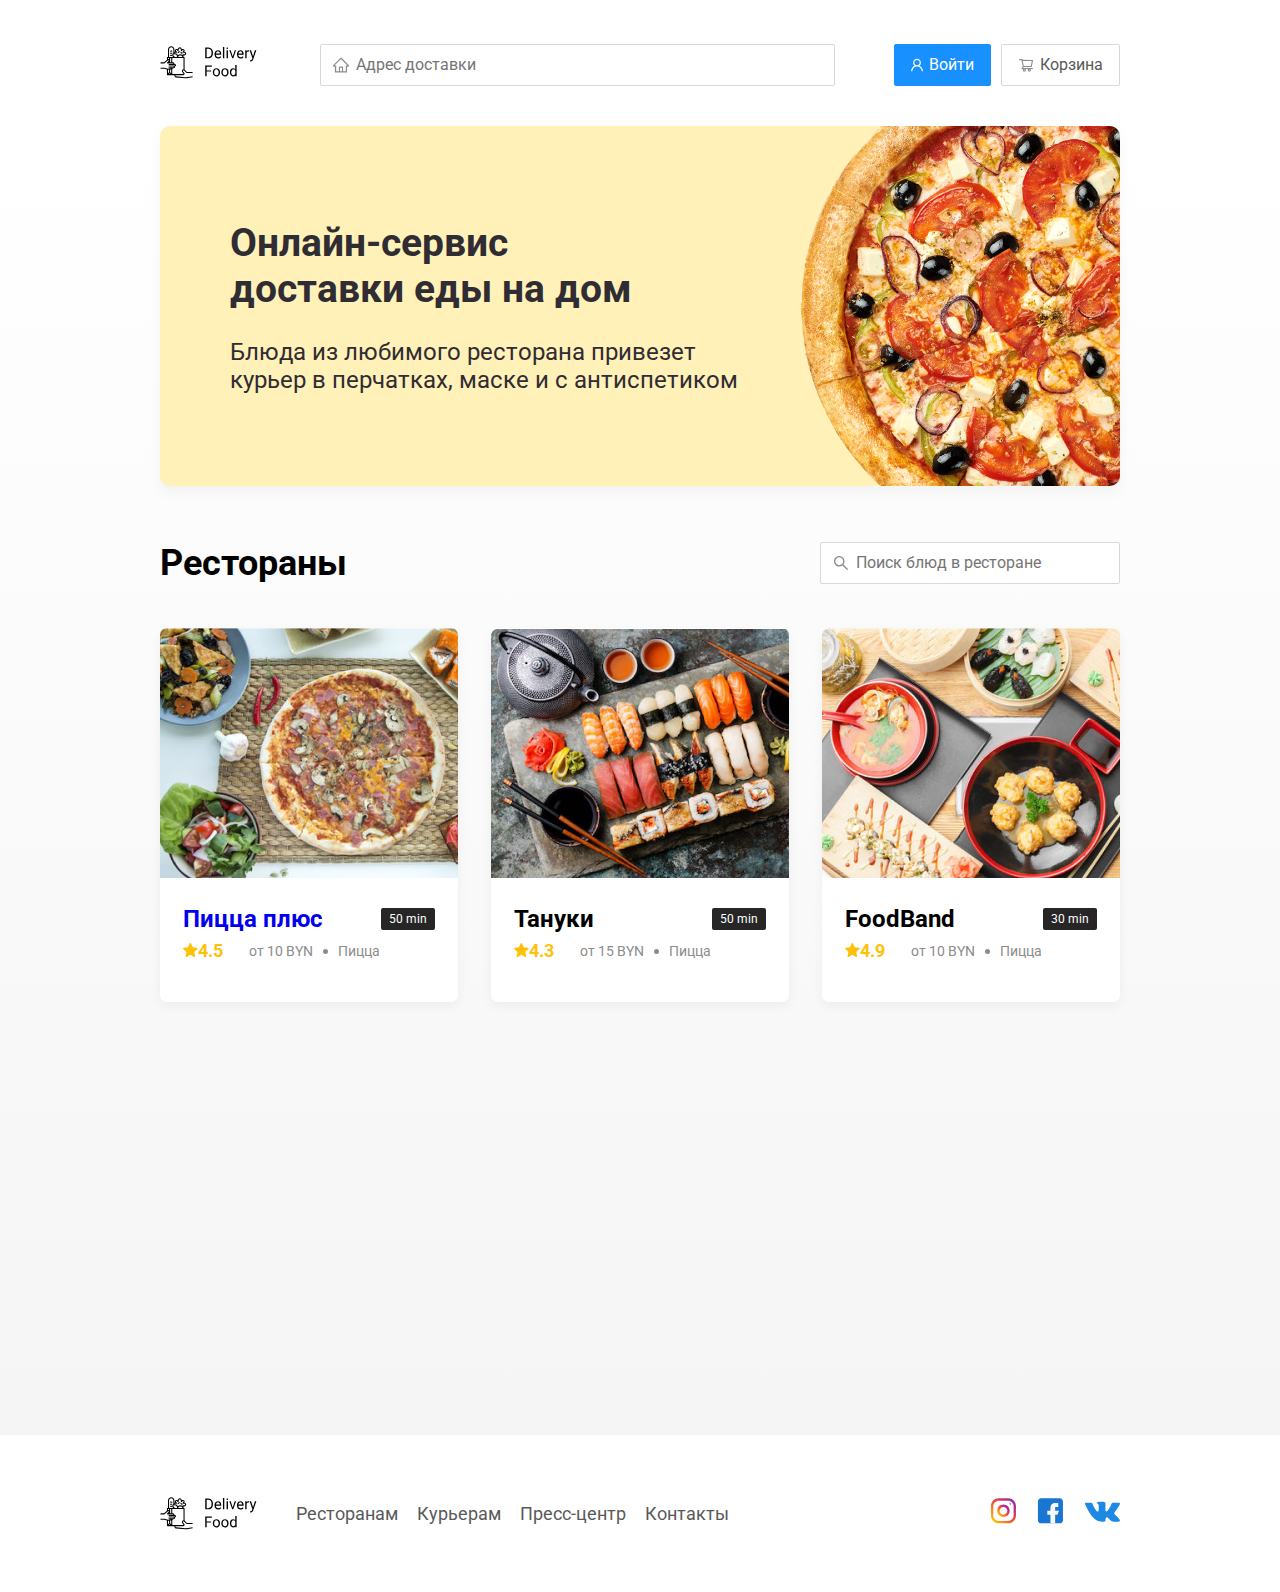
<file: index.html>
<!DOCTYPE html>
<html lang="ru">
  <head>
    <meta charset="UTF-8" />
    <meta name="viewport" content="width=device-width, initial-scale=1.0" />
    <title>Delivery Food - Доставка еды на дом</title>
    <link
      href="https://fonts.googleapis.com/css2?family=Roboto:wght@400;700&display=swap"
      rel="stylesheet"
    />
    <link rel="stylesheet" href="css/normalize.css" />
    <link rel="stylesheet" href="css/animate.min.css" />
    <link rel="stylesheet" href="css/style.css" />
  </head>
  <body>
    <div class="container">
      <!-- Шапка сайта -->
      <header class="header">
        <!-- Логотип -->
        <a href="index.html" class="logo wow bounce" data-wow-delay="0.2s">
          <img src="img/logo.svg" alt="Logotype" />
        </a>

        <!-- Поле адреса -->
        <input
          type="text"
          class="input input-adress"
          placeholder="Адрес доставки"
        />
        <div class="buttons">
          <button class="button button-primary">
            <img src="img/Vector.svg" alt="icon" class="button-icon" />
            <span class="button-text">Войти</span>
          </button>
          <button class="button" id="cart">
            <img src="img/icon.svg" alt="icon" class="button-icon" />
            <span class="button-text">Корзина</span>
          </button>
        </div>
        <!-- Конец блока с кнопками -->
      </header>
    </div>
    <main class="main">
      <div class="container">
        <section class="promo">
          <h1 class="promo-title">Онлайн-сервис<br />доставки еды на дом</h1>
          <p class="promo-text">
            Блюда из любимого ресторана привезет курьер в перчатках, маске и с
            антиспетиком
          </p>
        </section>
        <section class="restaurants">
          <div class="section-heading">
            <h2 class="section-title">Рестораны</h2>
            <input
              type="text"
              class="input input-search"
              placeholder="Поиск блюд в ресторане"
            />
          </div>
          <div class="cards">
            <a href="rest.html" class="card wow fadeInUp" data-wow-delay="0.2s">
              <img src="img/rest.png" alt="" class="card-image" />
              <div class="card-text">
                <div class="card-heading">
                  <h3 class="card-title">Пицца плюс</h3>
                  <span class="card-tag tag">50 min</span>
                </div>
                <!-- s -->
                <div class="card-info">
                  <div class="rating">
                    <img src="img/raiting.svg" alt="rating" />4.5
                  </div>
                  <div class="price">от 10 BYN</div>
                  <div class="category">Пицца</div>
                </div>
              </div>
            </a>
            <!-- /.card -->
            <div class="card wow fadeInUp" data-wow-delay="0.4s">
              <img src="img/image0.png" alt="" class="card-image" />
              <div class="card-text">
                <div class="card-heading">
                  <h3 class="card-title">Тануки</h3>
                  <span class="card-tag tag">50 min</span>
                </div>
                <!-- s -->
                <div class="card-info">
                  <div class="rating">
                    <img src="img/raiting.svg" alt="rating" />4.3
                  </div>
                  <div class="price">от 15 BYN</div>
                  <div class="category">Пицца</div>
                </div>
              </div>
            </div>
            <!-- /.card -->
            <div class="card wow fadeInUp" data-wow-delay="0.6s">
              <img src="img/image-1.png" alt="" class="card-image" />
              <div class="card-text">
                <div class="card-heading">
                  <h3 class="card-title">FoodBand</h3>
                  <span class="card-tag tag">30 min</span>
                </div>
                <!-- s -->
                <div class="card-info">
                  <div class="rating">
                    <img src="img/raiting.svg" alt="rating" />4.9
                  </div>
                  <div class="price">от 10 BYN</div>
                  <div class="category">Пицца</div>
                </div>
              </div>
            </div>
            <!-- /.card -->
            <div class="card wow fadeInUp" data-wow-delay="0.2s">
              <img src="img/image-2.png" alt="" class="card-image" />
              <div class="card-text">
                <div class="card-heading">
                  <h3 class="card-title">Жадина-пицца</h3>
                  <span class="card-tag tag">35 min</span>
                </div>
                <!-- s -->
                <div class="card-info">
                  <div class="rating">
                    <img src="img/raiting.svg" alt="rating" />4.8
                  </div>
                  <div class="price">от 9 BYN</div>
                  <div class="category">Пицца</div>
                </div>
              </div>
            </div>
            <!-- /.card -->
            <div class="card wow fadeInUp" data-wow-delay="0.4s">
              <img src="img/image-3.png" alt="" class="card-image" />
              <div class="card-text">
                <div class="card-heading">
                  <h3 class="card-title">Точка еды</h3>
                  <span class="card-tag tag">60 min</span>
                </div>
                <!-- s -->
                <div class="card-info">
                  <div class="rating">
                    <img src="img/raiting.svg" alt="rating" />4.2
                  </div>
                  <div class="price">от 20 BYN</div>
                  <div class="category">Пицца</div>
                </div>
              </div>
            </div>
            <!-- /.card -->
            <div class="card wow fadeInUp" data-wow-delay="0.6s">
              <img src="img/image-4.png" alt="" class="card-image" />
              <div class="card-text">
                <div class="card-heading">
                  <h3 class="card-title">PizzaBurger</h3>
                  <span class="card-tag tag">30 min</span>
                </div>
                <!-- s -->
                <div class="card-info">
                  <div class="rating">
                    <img src="img/raiting.svg" alt="rating" />
                    4.5
                  </div>
                  <div class="price">от 10 BYN</div>
                  <div class="category">Пицца</div>
                </div>
              </div>
            </div>
            <!-- /.card -->
          </div>
          <!-- /.cards -->
        </section>
      </div>
    </main>
    <footer class="footer">
      <div class="container">
        <div class="footer-block">
          <img src="img/logo.svg" alt="logo" class="logo footer-logo" />
          <nav class="footer-nav">
            <a href="#" class="footer-link">Ресторанам</a>
            <a href="#" class="footer-link">Курьерам</a>
            <a href="#" class="footer-link">Пресс-центр</a>
            <a href="#" class="footer-link">Контакты</a>
          </nav>
          <div class="social-links">
            <a href="" class="social-link"
              ><img src="img/soc1.svg" alt="inst"
            /></a>
            <a href="" class="social-link"
              ><img src="img/soc2.svg" alt="fb"
            /></a>
            <a href="" class="social-link"
              ><img src="img/soc3.svg" alt="vk"
            /></a>
          </div>
        </div>
      </div>
    </footer>
    <div class="modal">
      <div class="modal-dialog">
        <div class="modal-header">
          <h3 class="modal-title">Корзина</h3>
          <button class="close">&times;</button>
        </div>
        <div class="modal-body">
          <div class="food-row">
            <span class="food-name"> Роль угорь стандарт </span>
            <strong class="food-price">15 Р</strong>
            <div class="food-counter">
              <button class="counter-button">+</button>
              <span class="counter">1</span>
              <button class="counter-button">-</button>
            </div>
          </div>
          <!-- /.foods-row -->
          <div class="food-row">
            <span class="food-name"> Роль угорь стандарт </span>
            <strong class="food-price">15 Р</strong>
            <div class="food-counter">
              <button class="counter-button">+</button>
              <span class="counter">1</span>
              <button class="counter-button">-</button>
            </div>
          </div>
          <!-- /.foods-row -->
          <div class="food-row">
            <span class="food-name"> Роль угорь стандарт </span>
            <strong class="food-price">15 Р</strong>
            <div class="food-counter">
              <button class="counter-button">+</button>
              <span class="counter">1</span>
              <button class="counter-button">-</button>
            </div>
          </div>
          <!-- /.foods-row -->
          <div class="food-row">
            <span class="food-name"> Роль угорь стандарт </span>
            <strong class="food-price">15 Р</strong>
            <div class="food-counter">
              <button class="counter-button">+</button>
              <span class="counter">1</span>
              <button class="counter-button">-</button>
            </div>
          </div>
          <!-- /.foods-row -->
        </div>
        <!--  -->
        <div class="modal-footer">
          <span class="modal-price-tag">102Р</span>
          <div class="footer-buttons">
            <button class="button button-primary">Оформить заказ</button>
            <button class="button">Отмена</button>
          </div>
        </div>
      </div>
    </div>
    <script src="js/wow.min.js"></script>
    <script src="js/script.js"></script>
  </body>
</html>
</file>
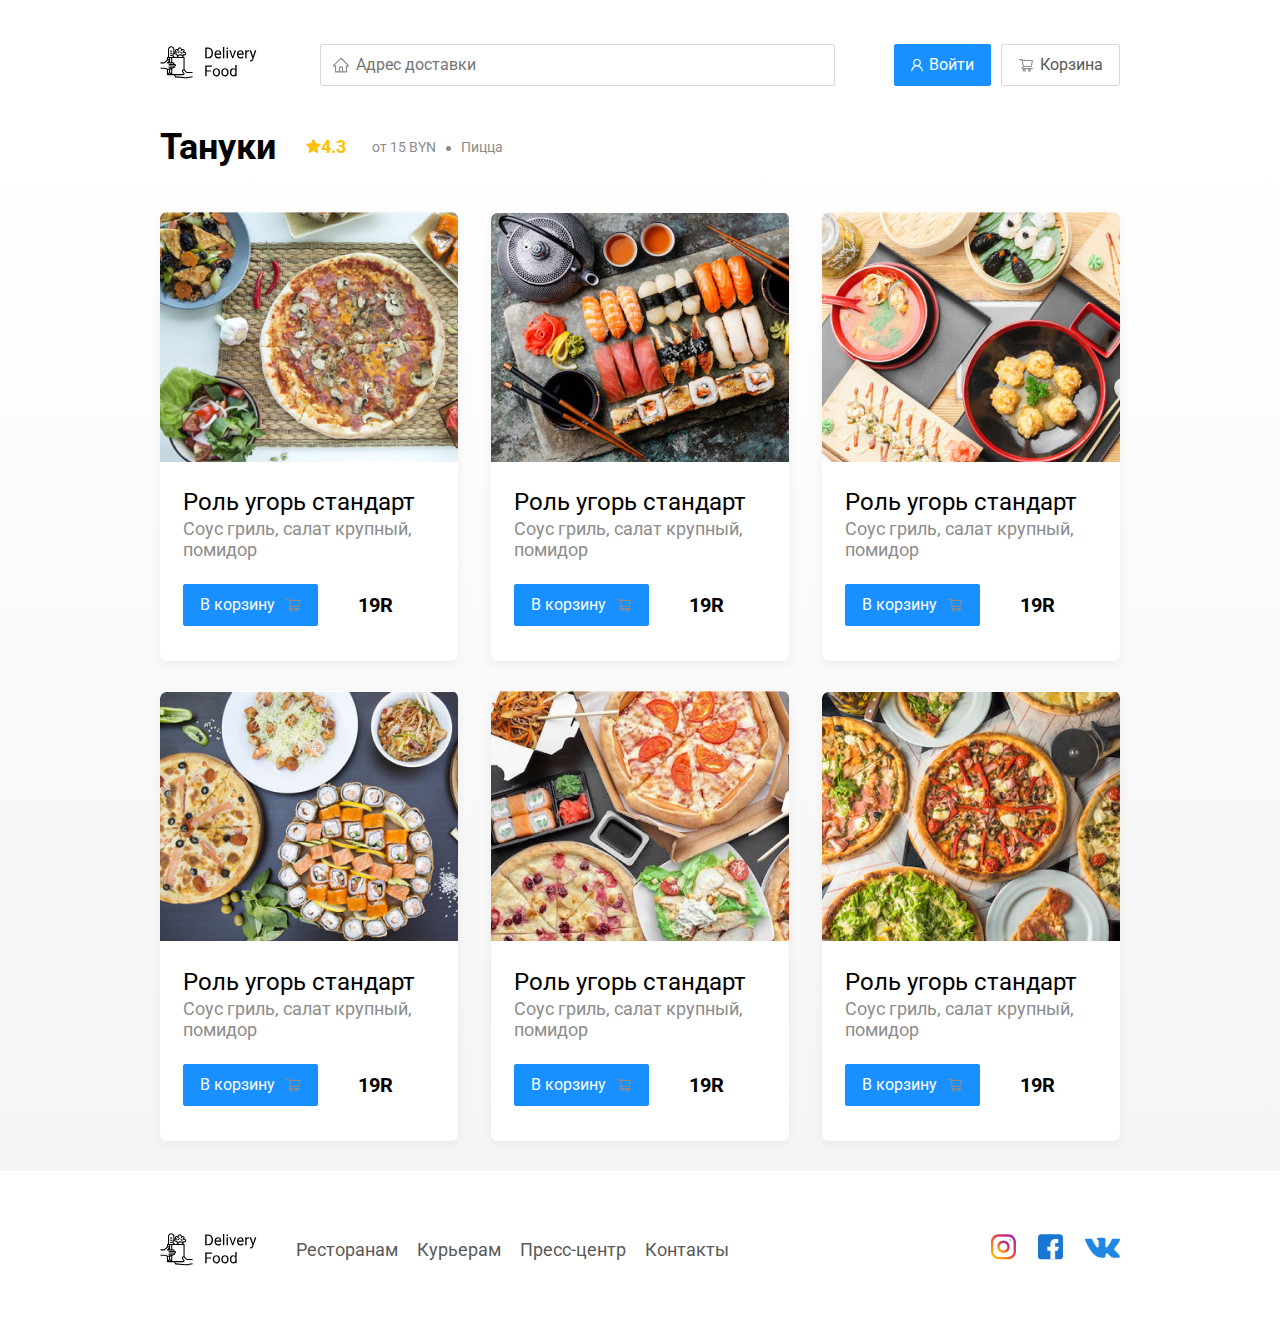
<file: rest.html>
<!DOCTYPE html>
<html lang="ru">
  <head>
    <meta charset="UTF-8" />
    <meta name="viewport" content="width=device-width, initial-scale=1.0" />
    <title>Ресторан Тануки</title>
    <link
      href="https://fonts.googleapis.com/css2?family=Roboto:wght@400;700&display=swap"
      rel="stylesheet"
    />

    <link rel="stylesheet" href="css/normalize.css" />
    <link rel="stylesheet" href="css/animate.min.css" />
    <link rel="stylesheet" href="css/style.css" />
  </head>
  <body>
    <div class="container">
      <!-- Шапка сайта -->
      <header class="header">
        <!-- Логотип -->
        <a href="index.html" class="logo wow bounce" data-wow-delay="0.2s">
          <img src="img/logo.svg" alt="Logotype" />
        </a>
        <!-- Поле адреса -->
        <input
          type="text"
          class="input input-adress"
          placeholder="Адрес доставки"
        />
        <div class="buttons">
          <button class="button button-primary">
            <img src="img/Vector.svg" alt="icon" class="button-icon" />
            <span class="button-text">Войти</span>
          </button>
          <button class="button" id="cart">
            <img src="img/icon.svg" alt="icon" class="button-icon" />
            <span class="button-text">Корзина</span>
          </button>
        </div>
        <!-- Конец блока с кнопками -->
      </header>
    </div>
    <main class="main">
      <div class="container">
        <section class="restaurants">
          <div class="section-heading">
            <h2 class="section-title">Тануки</h2>
            <div class="card-info">
              <div class="rating">
                <img src="img/raiting.svg" alt="rating" />4.3
              </div>
              <div class="price">от 15 BYN</div>
              <div class="category">Пицца</div>
            </div>
          </div>
          <div class="cards">
            <div class="card wow fadeInUp" data-wow-delay="0.2s">
              <img src="img/rest.png" alt="" class="card-image" />
              <div class="card-text">
                <div class="card-heading">
                  <h3 class="card-title card-title-reg">Роль угорь стандарт</h3>
                </div>
                <!-- s -->
                <div class="card-info">
                  <div class="ingredients">
                    Соус гриль, салат крупный, помидор
                  </div>
                </div>
                <div class="card-buttons">
                  <button class="button button-primary">
                    <span class="button-card-text">В корзину</span>
                    <img src="img/icon.svg" alt="" class="button-card-image" />
                  </button>
                  <strong class="card-price-bold">19R</strong>
                </div>
              </div>
            </div>
            <!-- /.card -->
            <div class="card wow fadeInUp" data-wow-delay="0.4s">
              <img src="img/image0.png" alt="" class="card-image" />
              <div class="card-text">
                <div class="card-heading">
                  <h3 class="card-title card-title-reg">Роль угорь стандарт</h3>
                </div>
                <!-- s -->
                <div class="card-info">
                  <div class="ingredients">
                    Соус гриль, салат крупный, помидор
                  </div>
                </div>
                <div class="card-buttons">
                  <button class="button button-primary">
                    <span class="button-card-text">В корзину</span>
                    <img src="img/icon.svg" alt="" class="button-card-image" />
                  </button>
                  <strong class="card-price-bold">19R</strong>
                </div>
              </div>
            </div>
            <!-- /.card -->
            <div class="card wow fadeInUp" data-wow-delay="0.6s">
              <img src="img/image-1.png" alt="" class="card-image" />
              <div class="card-text">
                <div class="card-heading">
                  <h3 class="card-title card-title-reg">Роль угорь стандарт</h3>
                </div>
                <!-- s -->
                <div class="card-info">
                  <div class="ingredients">
                    Соус гриль, салат крупный, помидор
                  </div>
                </div>
                <div class="card-buttons">
                  <button class="button button-primary">
                    <span class="button-card-text">В корзину</span>
                    <img src="img/icon.svg" alt="" class="button-card-image" />
                  </button>
                  <strong class="card-price-bold">19R</strong>
                </div>
              </div>
            </div>
            <!-- /.card -->
            <div class="card wow fadeInUp" data-wow-delay="0.2s">
              <img src="img/image-2.png" alt="" class="card-image" />
              <div class="card-text">
                <div class="card-heading">
                  <h3 class="card-title card-title-reg">Роль угорь стандарт</h3>
                </div>
                <!-- s -->
                <div class="card-info">
                  <div class="ingredients">
                    Соус гриль, салат крупный, помидор
                  </div>
                </div>
                <div class="card-buttons">
                  <button class="button button-primary">
                    <span class="button-card-text">В корзину</span>
                    <img src="img/icon.svg" alt="" class="button-card-image" />
                  </button>
                  <strong class="card-price-bold">19R</strong>
                </div>
              </div>
            </div>
            <!-- /.card -->
            <div class="card wow fadeInUp" data-wow-delay="0.4s">
              <img src="img/image-3.png" alt="" class="card-image" />
              <div class="card-text">
                <div class="card-heading">
                  <h3 class="card-title card-title-reg">Роль угорь стандарт</h3>
                </div>
                <!-- s -->
                <div class="card-info">
                  <div class="ingredients">
                    Соус гриль, салат крупный, помидор
                  </div>
                </div>
                <div class="card-buttons">
                  <button class="button button-primary">
                    <span class="button-card-text">В корзину</span>
                    <img src="img/icon.svg" alt="" class="button-card-image" />
                  </button>
                  <strong class="card-price-bold">19R</strong>
                </div>
              </div>
            </div>
            <!-- /.card -->
            <div class="card wow fadeInUp" data-wow-delay="0.6s">
              <img src="img/image-4.png" alt="" class="card-image" />
              <div class="card-text">
                <div class="card-heading">
                  <h3 class="card-title card-title-reg">Роль угорь стандарт</h3>
                </div>
                <!-- s -->
                <div class="card-info">
                  <div class="ingredients">
                    Соус гриль, салат крупный, помидор
                  </div>
                </div>
                <div class="card-buttons">
                  <button class="button button-primary">
                    <span class="button-card-text">В корзину</span>
                    <img src="img/icon.svg" alt="" class="button-card-image" />
                  </button>
                  <strong class="card-price-bold">19R</strong>
                </div>
              </div>
            </div>
            <!-- /.card -->
          </div>
          <!-- /.cards -->
        </section>
      </div>
    </main>
    <footer class="footer">
      <div class="container">
        <div class="footer-block">
          <img src="img/logo.svg" alt="logo" class="logo footer-logo" />
          <nav class="footer-nav">
            <a href="#" class="footer-link">Ресторанам</a>
            <a href="#" class="footer-link">Курьерам</a>
            <a href="#" class="footer-link">Пресс-центр</a>
            <a href="#" class="footer-link">Контакты</a>
          </nav>
          <div class="social-links">
            <a href="" class="social-link"
              ><img src="img/soc1.svg" alt="inst"
            /></a>
            <a href="" class="social-link"
              ><img src="img/soc2.svg" alt="fb"
            /></a>
            <a href="" class="social-link"
              ><img src="img/soc3.svg" alt="vk"
            /></a>
          </div>
        </div>
      </div>
    </footer>

    <div class="modal">
      <div class="modal-dialog">
        <div class="modal-header">
          <h3 class="modal-title">Корзина</h3>
          <button class="close">&times;</button>
        </div>
        <div class="modal-body">
          <div class="food-row">
            <span class="food-name"> Роль угорь стандарт </span>
            <strong class="food-price">15 Р</strong>
            <div class="food-counter">
              <button class="counter-button">+</button>
              <span class="counter">1</span>
              <button class="counter-button">-</button>
            </div>
          </div>
          <!-- /.foods-row -->
          <div class="food-row">
            <span class="food-name"> Роль угорь стандарт </span>
            <strong class="food-price">15 Р</strong>
            <div class="food-counter">
              <button class="counter-button">+</button>
              <span class="counter">1</span>
              <button class="counter-button">-</button>
            </div>
          </div>
          <!-- /.foods-row -->
          <div class="food-row">
            <span class="food-name"> Роль угорь стандарт </span>
            <strong class="food-price">15 Р</strong>
            <div class="food-counter">
              <button class="counter-button">+</button>
              <span class="counter">1</span>
              <button class="counter-button">-</button>
            </div>
          </div>
          <!-- /.foods-row -->
          <div class="food-row">
            <span class="food-name"> Роль угорь стандарт </span>
            <strong class="food-price">15 Р</strong>
            <div class="food-counter">
              <button class="counter-button">+</button>
              <span class="counter">1</span>
              <button class="counter-button">-</button>
            </div>
          </div>
          <!-- /.foods-row -->
        </div>
        <!--  -->
        <div class="modal-footer">
          <span class="modal-price-tag">102Р</span>
          <div class="footer-buttons">
            <button class="button button-primary">Оформить заказ</button>
            <button class="button">Отмена</button>
          </div>
        </div>
      </div>
    </div>
    <script src="js/wow.min.js"></script>
    <script src="js/script.js"></script>
  </body>
</html>
</file>
<file: css/style.css>
* {
  box-sizing: border-box;
}
body {
  font-family: "Roboto", sans-serif;
  padding-top: 44px;
}
.container {
  max-width: 1200px;
  margin: auto;
}
.header {
  display: flex;
  align-items: center;
  justify-content: space-between;

  margin-bottom: 40px;
}
.input {
  font-size: 16px;
  line-height: 24px;
  border-radius: 2px;
  background: #ffffff;
  border: 1px solid #d9d9d9;
  padding: 8px;
  padding-left: 35px;
  background-repeat: no-repeat;
  background-position: left 11px center;
}
.input-adress {
  flex: 0.8;
  background-image: url(../img/home.svg);
}
.input-search {
  margin-left: auto;
  width: 300px;
  background-image: url(../img/search.svg);
}
.buttons {
  display: flex;
  align-items: center;
}
.button {
  display: flex;
  align-items: center;
  padding: 8px 16px;
  background: #ffffff;
  border: 1px solid #d9d9d9;
  box-sizing: border-box;
  box-shadow: 0px 0px 2px rgba(0, 0, 0, 0.0015);
  border-radius: 2px;
  color: #595959;
  font-size: 16px;
  line-height: 24px;
}
.button-primary {
  background: #1890ff;
  border: 1px solid #1890ff;
  color: #fff;
  margin-right: 10px;
}
.button-icon {
  margin-right: 6px;
  vertical-align: middle;
}
.button-card-text {
  margin-right: 10px;
}
.promo {
  box-shadow: 0px 7px 12px rgba(158, 158, 163, 0.1);

  background: #fff1b8 url(../img/pizza.png) no-repeat top 50px right -100px /800px;
  border-radius: 10px;
  padding: 68px 70px;
  margin-bottom: 56px;
}
.promo-title {
  font-weight: bold;
  font-size: 39px;
  line-height: 46px;

  color: #302c34;
}
.promo-text {
  max-width: 538px;
  font-weight: normal;
  font-size: 24px;
  line-height: 28px;

  color: #302c34;
}
.main {
  background: linear-gradient(
    180deg,
    rgba(245, 245, 245, 0) 1.04%,
    #f5f5f5 100%
  );
}
.section-heading {
  display: flex;
  align-items: center;
  margin-bottom: 44px;
}
.section-title {
  font-weight: bold;
  font-size: 36px;
  line-height: 42px;
  margin: 0;
  color: #000000;
  margin-right: 30px;
}
.cards {
  display: flex;
  flex-wrap: wrap;
  align-items: flex-start;
  justify-content: space-between;
}
.card {
  background: #ffffff;
  box-shadow: 0px 4px 12px rgba(0, 0, 0, 0.05);
  border-radius: 7px;
  overflow: hidden;
  margin-bottom: 30px;
  flex-basis: 31%;
  text-decoration: none;
}
.card-image {
  width: 384px;
  height: 250px;
  object-fit: cover;
}
.card-text {
  padding-top: 20px;
  padding-bottom: 35px;
  padding-left: 23px;
  padding-right: 23px;
}
.card-heading {
  display: flex;
  align-items: center;
  justify-content: space-between;
}
.card-title {
  margin: 0;
  font-weight: bold;
  font-size: 24px;
  line-height: 32px;
}
.card-title-reg {
  font-weight: 400;
}
.card-tag {
  font-style: normal;
  font-weight: normal;
  font-size: 12px;
  line-height: 20px;
  color: white;
  background: #262626;
  border-radius: 2px;
  padding: 1px 8px;
}
.rating {
  margin-right: 26px;
  color: #ffc107;
  font-weight: bold;
  font-size: 18px;
  line-height: 32px;
}
.price,
.category {
  font-weight: normal;
  font-size: 18px;
  line-height: 32px;
  color: #8c8c8c;
}
.price {
  margin-right: 10px;
}
.ingredients {
  font-weight: normal;
  font-size: 18px;
  line-height: 21px;
  color: #8c8c8c;
}
.category {
  text-overflow: ellipsis;
  overflow: hidden;
  white-space: nowrap;
  max-width: 150px;
}
.price:after {
  content: "";
  width: 5px;
  height: 5px;
  background-color: #8c8c8c;
  display: inline-block;
  border-radius: 50%;
  vertical-align: middle;
  margin-left: 10px;
}
.card-info {
  display: flex;
  align-content: center;
  flex-wrap: wrap;
}
.card-buttons {
  display: flex;
  align-items: center;
  margin-top: 24px;
}
.card-price-bold {
  font-weight: bold;
  font-size: 20px;
  line-height: 32px;
  margin-left: 30px;
}
.footer {
  padding: 60px 0;
}
.footer-link {
  display: inline-block;
  color: #595959;
  text-decoration: none;
  font-weight: normal;
  font-size: 18px;
  line-height: 21px;
}
.footer-link:not(:last-child) {
  margin-right: 15px;
}
.footer-nav {
  margin-right: auto;
  margin-left: 35px;
}
.footer-block {
  display: flex;
  align-items: center;
  justify-content: space-between;
}
.social-links {
  display: flex;
  align-items: center;
}
.social-link:not(:last-child) {
  margin-right: 21px;
}
.modal {
  position: fixed;
  left: 0;
  top: 0;
  width: 100%;
  height: 100%;
  background: rgba(0, 0, 0, 0.4);
  display: none;
}
.is-open {
  display: flex;
}
.modal-dialog {
  margin: auto;
  max-width: 780px;
  width: 95%;
  background: #ffffff;
  border-radius: 5px;
  padding: 40px 45px;
}
.modal-header {
  display: flex;
  align-items: center;
  justify-content: space-between;
  margin-bottom: 45px;
}
.modal-title {
  margin: 0;
  font-weight: bold;
  font-size: 36px;
  line-height: 42px;
}
.close {
  font-size: 36px;
  border: none;
  background-color: transparent;
}
.modal-body {
  margin-bottom: 52px;
}
.food-row {
  display: flex;
  align-items: flex-start;
  justify-content: space-between;
  padding-bottom: 8px;
  border-bottom: 1px solid #d9d9d9;
  margin-bottom: 15px;
}
.food-name {
  font-weight: normal;
  font-size: 18px;
  line-height: 32px;
}
.food-price {
  margin-left: auto;
  margin-right: 47px;
  font-weight: bold;
  font-size: 20px;
  line-height: 32px;
}
.food-counter {
  display: flex;
  align-items: center;
}
.counter-button {
  display: flex;
  align-items: center;
  justify-content: center;
  background: #ffffff;
  width: 39px;
  height: 32px;
  border: 1px solid #40a9ff;
  box-sizing: border-box;
  border-radius: 2px;
  font-size: 14px;
  line-height: 22px;
  color: #40a9ff;
}
.modal-price-tag {
  padding: 15px 20px;
  background: #262626;
  border-radius: 5px;
  color: white;
  font-size: 20px;
  line-height: 23px;
}
.counter {
  font-size: 16px;
  line-height: 24px;
  margin-right: 10px;
  margin-left: 10px;
}
.modal-footer {
  display: flex;
  align-items: center;
  justify-content: space-between;
}
.footer-buttons {
  display: flex;
  align-items: center;
}
@media (max-width: 1366px) {
  .container {
    max-width: 960px;
  }
  .promo {
    background-position: center right -300px;
    background-size: 750px;
  }
  .category,
  .price {
    font-size: 14px;
  }
}
@media (max-width: 992px) {
  .container {
    max-width: 750px;
  }
  .promo {
    padding: 50px;
    background-size: 500px;
    background-position: center right -200px;
  }
  .promo-text {
    font-size: 18px;
  }
  .card {
    flex-basis: 49%;
  }
  .footer-link {
    font-size: 16px;
  }
}
@media (max-width: 768px) {
  .container {
    max-width: 560px;
  }
  .card-info {
    flex-wrap: wrap;
  }
  .card-title {
    font-size: 18px;
  }
  .card .rating {
    flex-basis: 100%;
  }
  .promo {
    background-size: 400px;
    background-position: bottom 50px right -200px;
  }
  .promo-title {
    font-size: 24px;
    line-height: 1.4;
  }
  .promo-text {
    margin-top: 0;
  }
}
@media (max-width: 578px) {
  .container {
    max-width: 90%;
  }
  .header {
    flex-wrap: wrap;
  }
  .input-adress {
    margin-top: 15px;
    flex: 1;
    order: 5;
  }
  .promo {
    background-image: none;
  }
  .promo-title {
    margin-bottom: 10px;
  }
  .section-title {
    font-size: 20px;
  }
  .card {
    flex-basis: 100%;
  }
  .card-image {
    width: 100%;
  }
  .footer {
    padding: 30px 0;
  }
  .footer-block {
    align-items: flex-start;
    justify-content: space-between;
  }
  .footer-logo {
    margin-right: 15px;
    order: 1;
  }
  .footer-nav {
    margin-left: 0;
    margin-right: 0;
    order: 0;
    display: flex;
    flex-direction: column;
  }
  .social-links {
    order: 2;
  }
}
@media (max-width: 480px) {
  .button-text {
    display: none;
  }
  .button-icon {
    margin: 0;
  }
  .button {
    min-height: 40px;
  }
  .promo {
    padding: 20px;
  }
  .section-heading {
    flex-wrap: wrap;
  }
  .footer-block {
    flex-wrap: wrap;
  }
  .footer-logo {
    order: 0;
    margin-bottom: 20px;
  }
  .footer-nav {
    margin-bottom: 20px;
    text-align: center;
  }
  .footer-link:not(:last-child) {
    margin-right: 0;
  }
}
</file>
